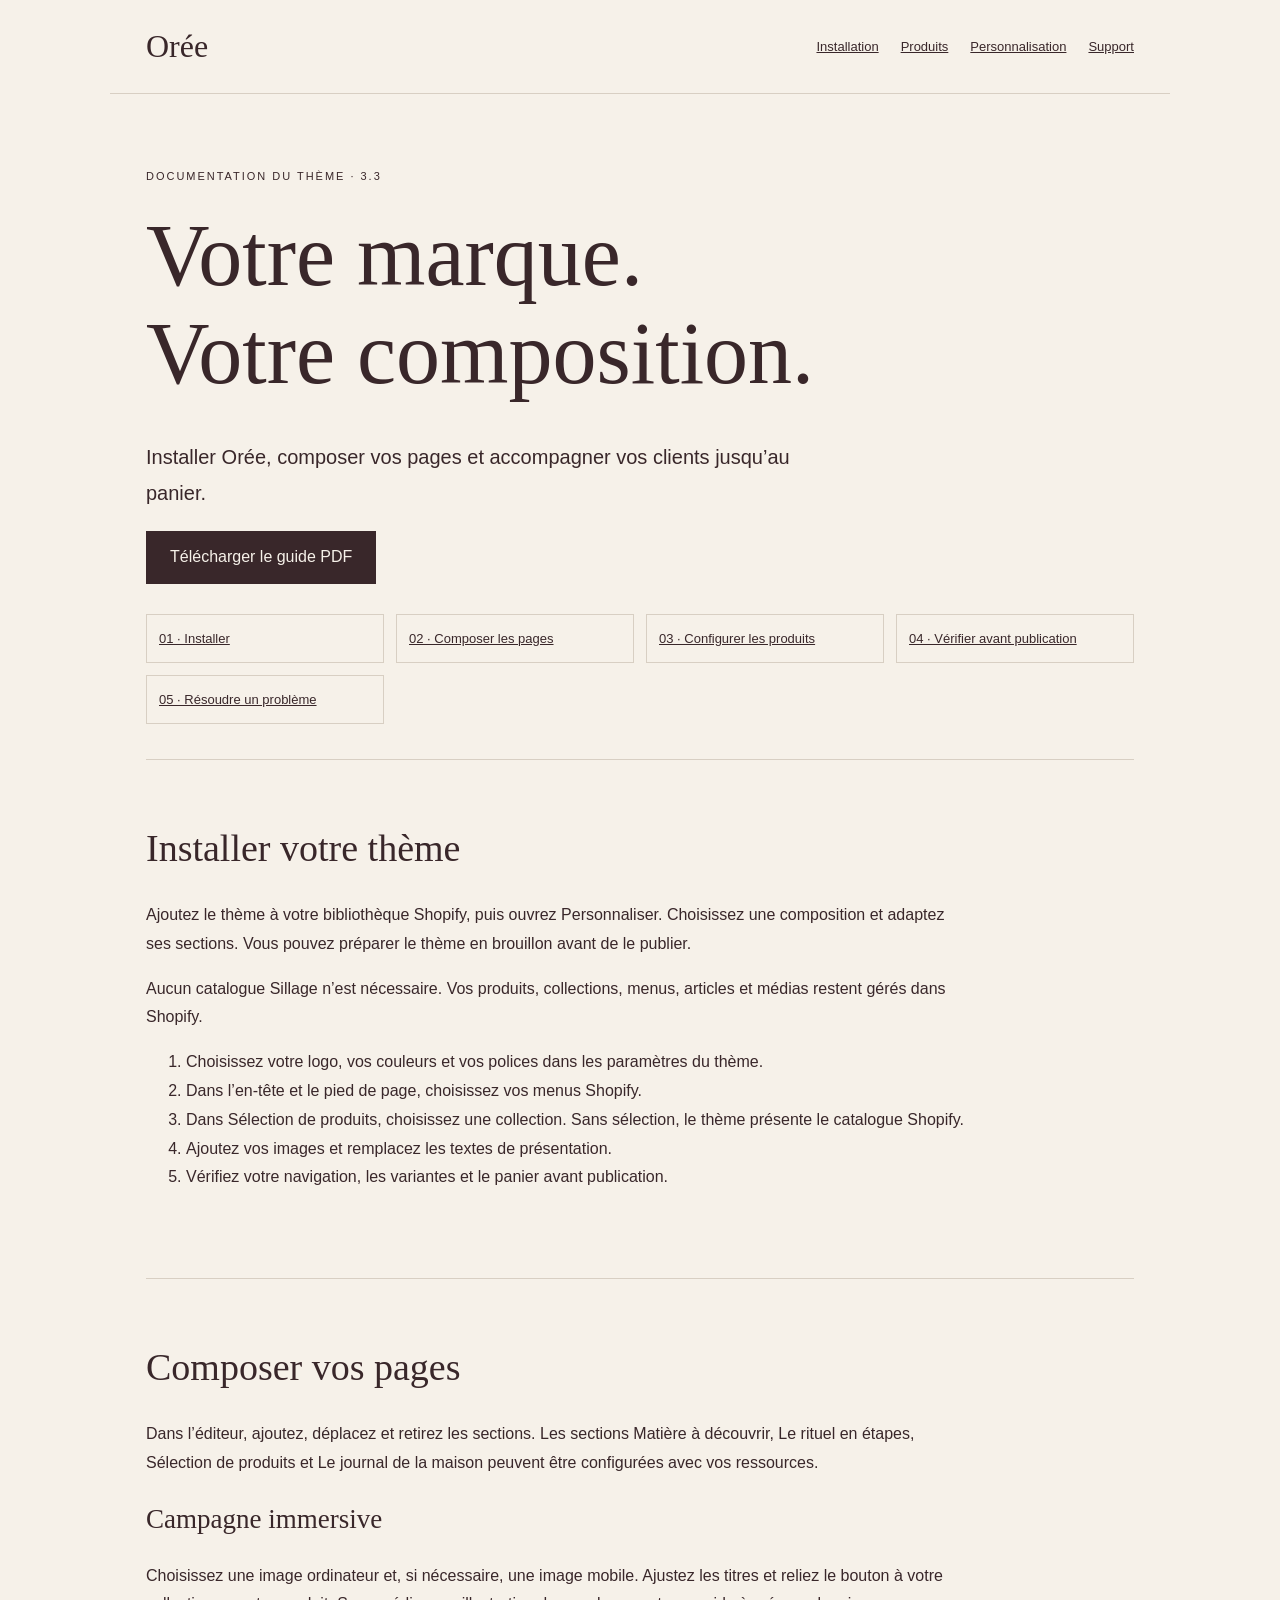
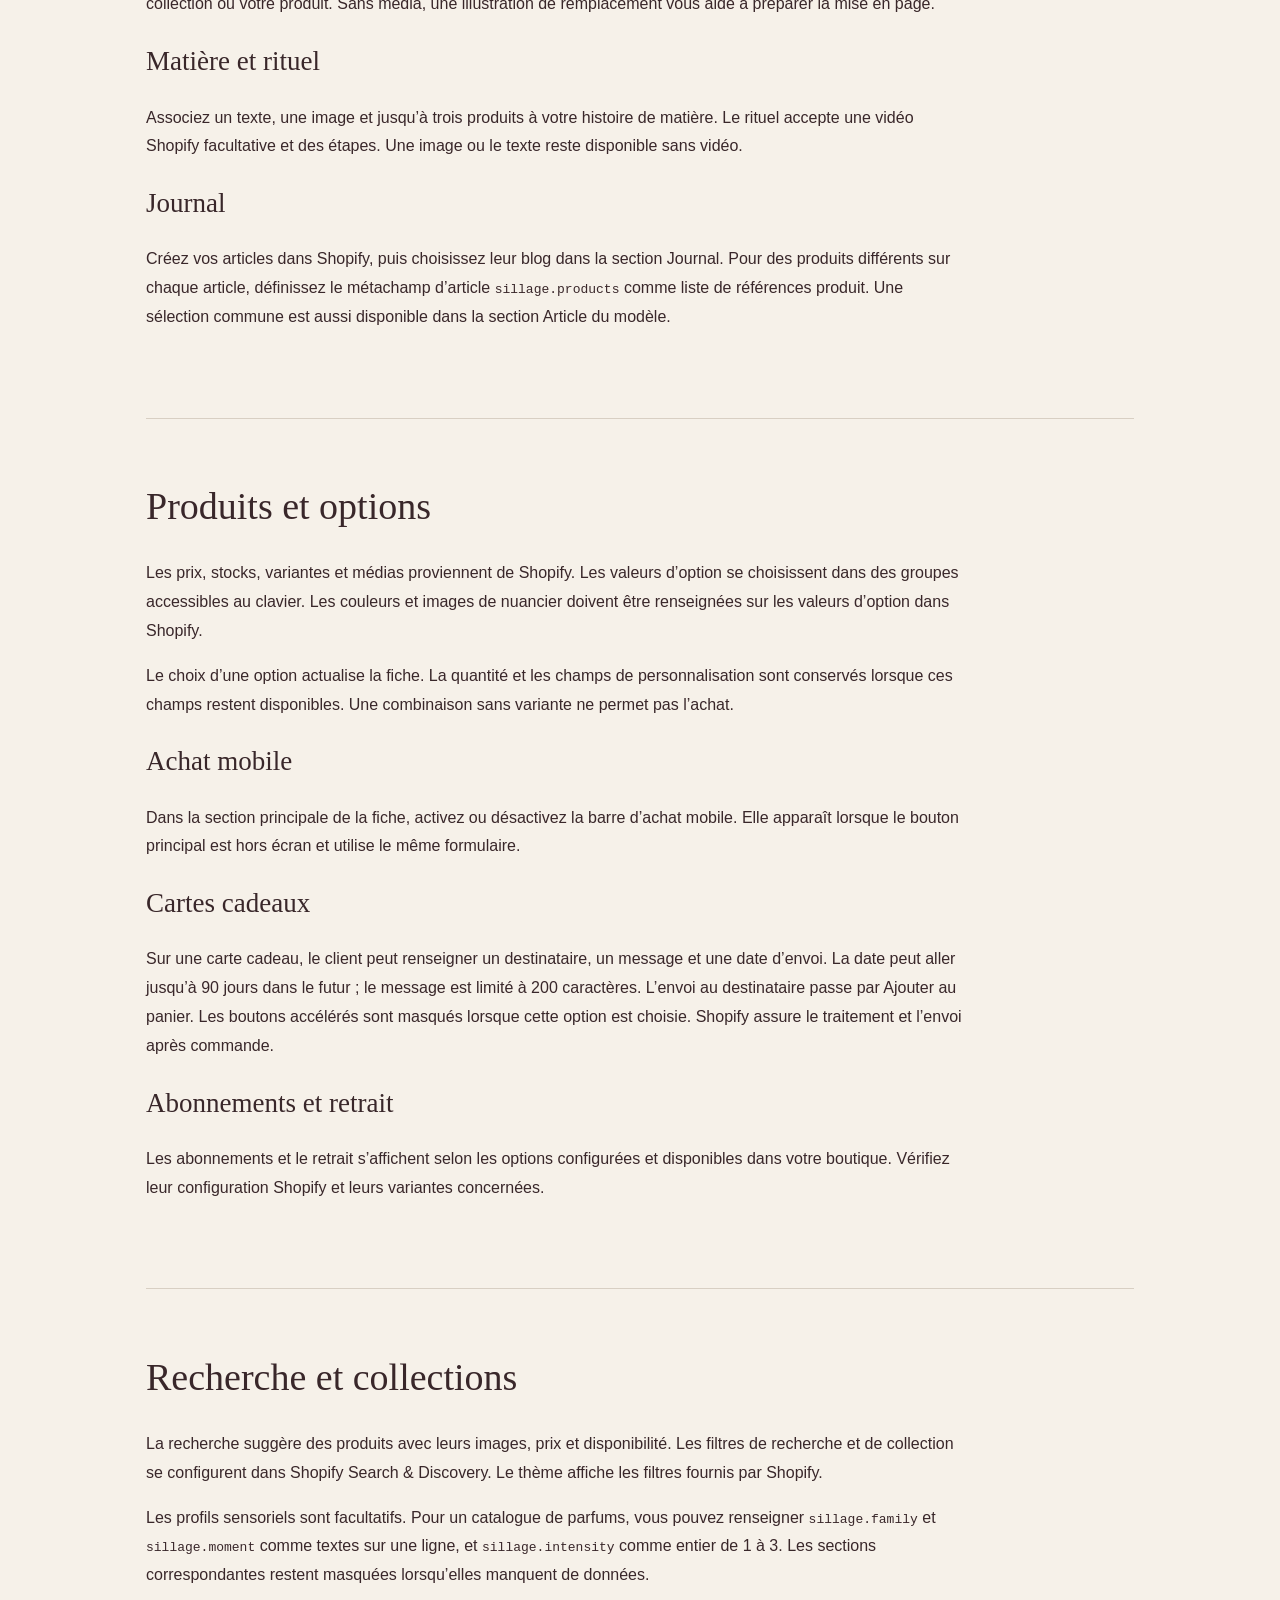
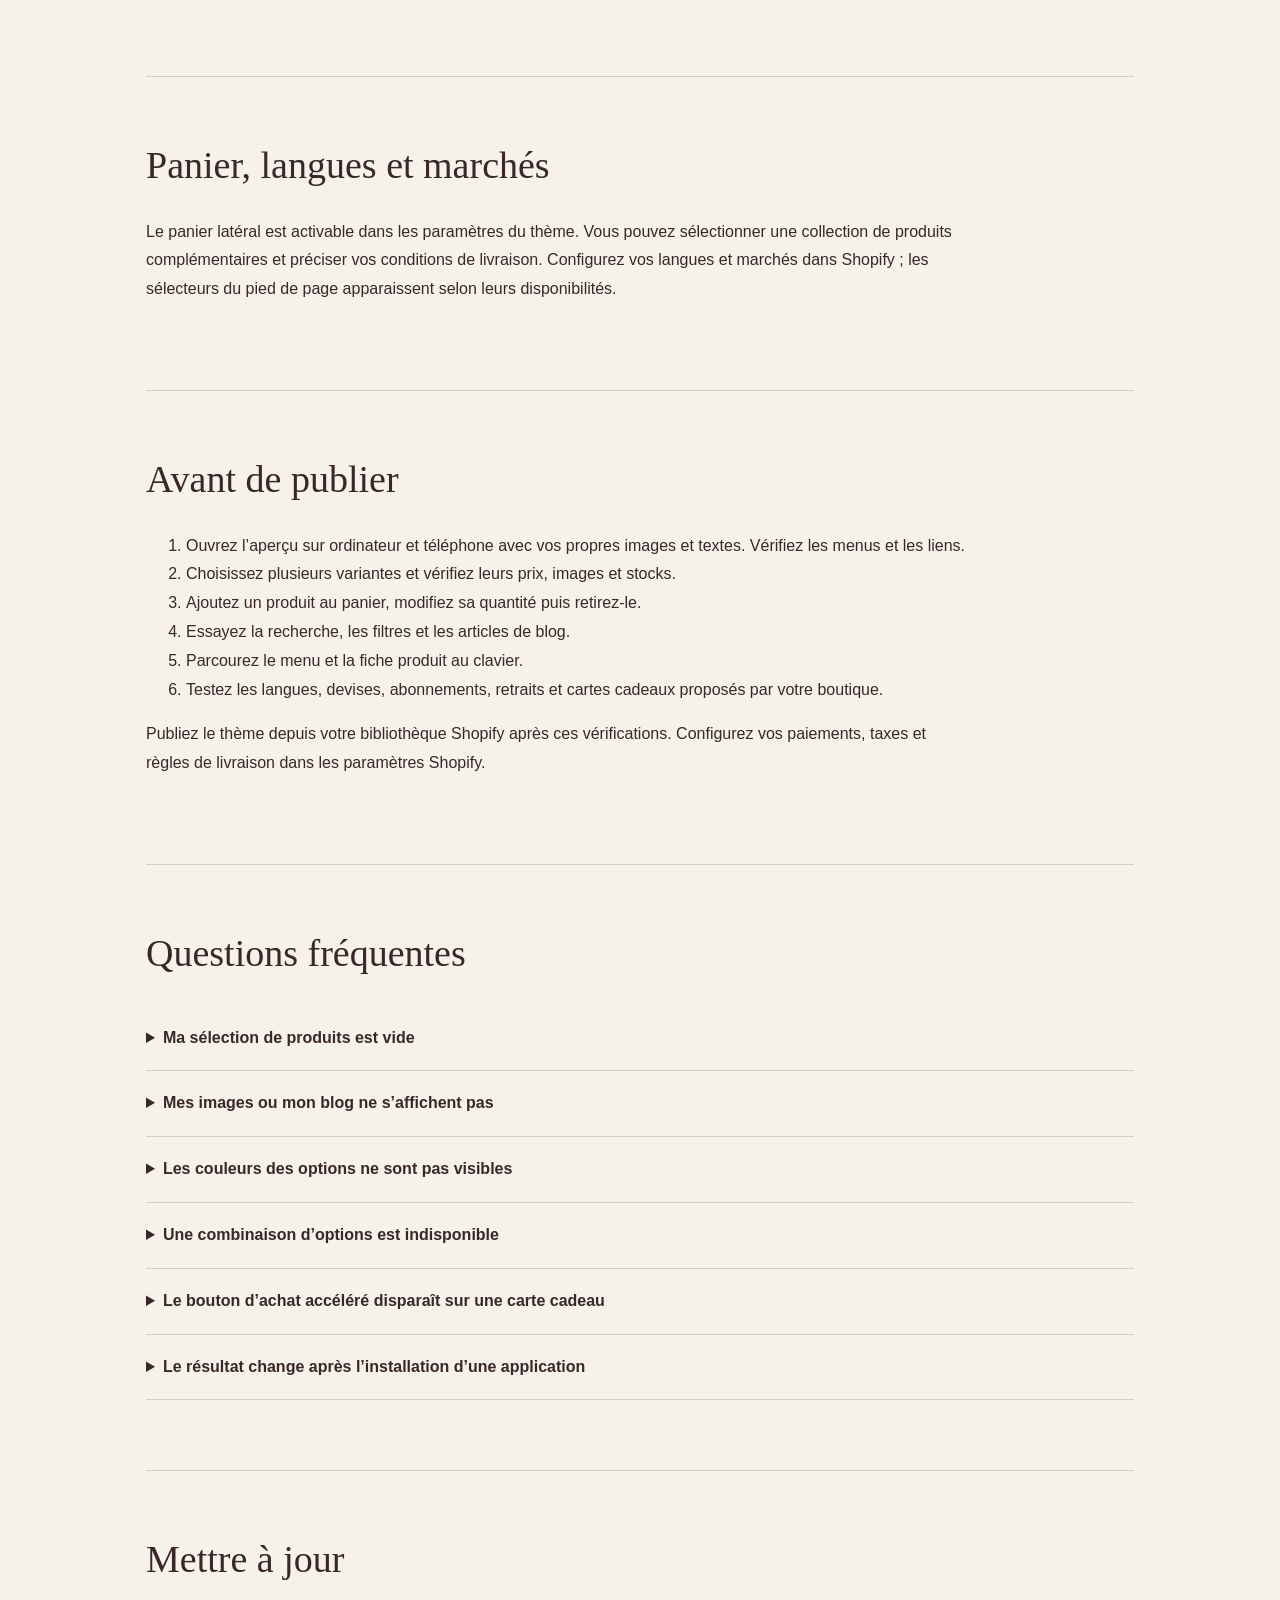
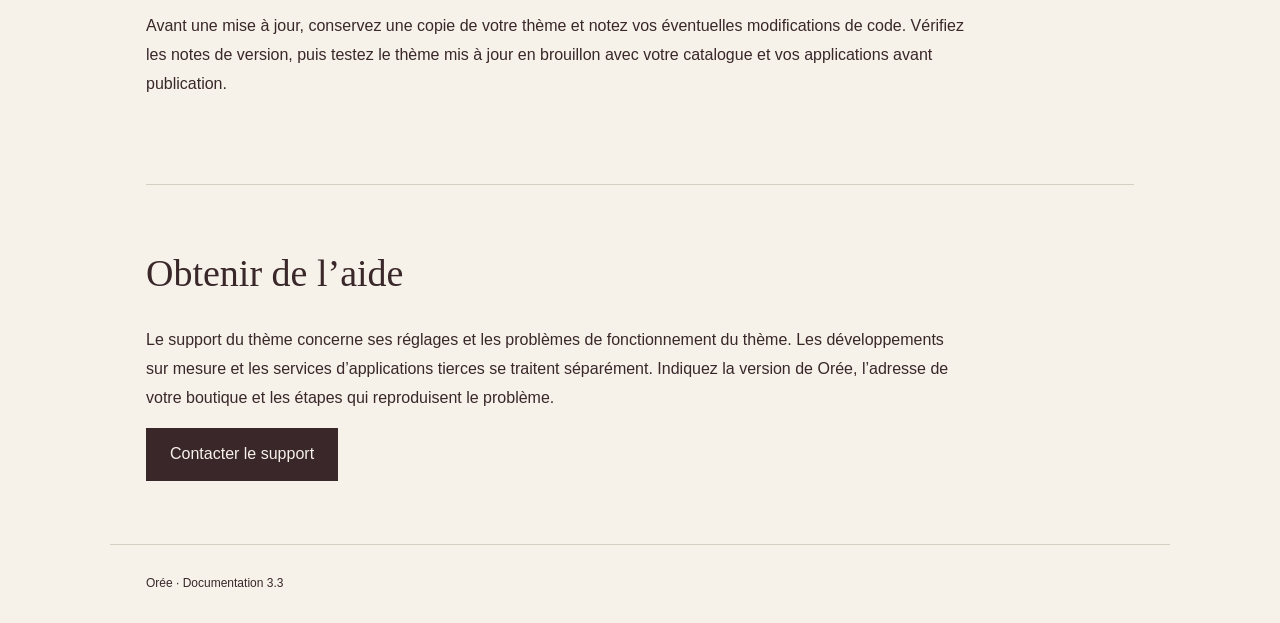
<file: index.html>
<!doctype html>
<html lang="fr"><head><meta charset="utf-8"><meta name="viewport" content="width=device-width,initial-scale=1"><title>Orée — Installation et utilisation</title><link rel="stylesheet" href="style.css"></head>
<body><header><a href="index.html" class="brand">Orée</a><nav aria-label="Documentation"><a href="#installation">Installation</a><a href="#produits">Produits</a><a href="#personnalisation">Personnalisation</a><a href="support.html">Support</a></nav></header>
<a class="skip-link" href="#contenu">Aller au contenu</a><main id="contenu"><p class="eyebrow">Documentation du thème · 3.3</p><h1>Votre marque.<br>Votre composition.</h1><p class="intro">Installer Orée, composer vos pages et accompagner vos clients jusqu’au panier.</p>
<p><a class="button" href="installation.pdf" download>Télécharger le guide PDF</a></p>
<nav class="contents" aria-label="Sommaire du guide"><a href="#installation">01 · Installer</a><a href="#personnalisation">02 · Composer les pages</a><a href="#produits">03 · Configurer les produits</a><a href="#verification">04 · Vérifier avant publication</a><a href="#depannage">05 · Résoudre un problème</a></nav>
<section id="installation"><h2>Installer votre thème</h2><p>Ajoutez le thème à votre bibliothèque Shopify, puis ouvrez Personnaliser. Choisissez une composition et adaptez ses sections. Vous pouvez préparer le thème en brouillon avant de le publier.</p><p>Aucun catalogue Sillage n’est nécessaire. Vos produits, collections, menus, articles et médias restent gérés dans Shopify.</p><ol><li>Choisissez votre logo, vos couleurs et vos polices dans les paramètres du thème.</li><li>Dans l’en-tête et le pied de page, choisissez vos menus Shopify.</li><li>Dans Sélection de produits, choisissez une collection. Sans sélection, le thème présente le catalogue Shopify.</li><li>Ajoutez vos images et remplacez les textes de présentation.</li><li>Vérifiez votre navigation, les variantes et le panier avant publication.</li></ol></section>
<section id="personnalisation"><h2>Composer vos pages</h2><p>Dans l’éditeur, ajoutez, déplacez et retirez les sections. Les sections Matière à découvrir, Le rituel en étapes, Sélection de produits et Le journal de la maison peuvent être configurées avec vos ressources.</p><h3>Campagne immersive</h3><p>Choisissez une image ordinateur et, si nécessaire, une image mobile. Ajustez les titres et reliez le bouton à votre collection ou votre produit. Sans média, une illustration de remplacement vous aide à préparer la mise en page.</p><h3>Matière et rituel</h3><p>Associez un texte, une image et jusqu’à trois produits à votre histoire de matière. Le rituel accepte une vidéo Shopify facultative et des étapes. Une image ou le texte reste disponible sans vidéo.</p><h3>Journal</h3><p>Créez vos articles dans Shopify, puis choisissez leur blog dans la section Journal. Pour des produits différents sur chaque article, définissez le métachamp d’article <code>sillage.products</code> comme liste de références produit. Une sélection commune est aussi disponible dans la section Article du modèle.</p></section>
<section id="produits"><h2>Produits et options</h2><p>Les prix, stocks, variantes et médias proviennent de Shopify. Les valeurs d’option se choisissent dans des groupes accessibles au clavier. Les couleurs et images de nuancier doivent être renseignées sur les valeurs d’option dans Shopify.</p><p>Le choix d’une option actualise la fiche. La quantité et les champs de personnalisation sont conservés lorsque ces champs restent disponibles. Une combinaison sans variante ne permet pas l’achat.</p><h3>Achat mobile</h3><p>Dans la section principale de la fiche, activez ou désactivez la barre d’achat mobile. Elle apparaît lorsque le bouton principal est hors écran et utilise le même formulaire.</p><h3>Cartes cadeaux</h3><p>Sur une carte cadeau, le client peut renseigner un destinataire, un message et une date d’envoi. La date peut aller jusqu’à 90 jours dans le futur ; le message est limité à 200 caractères. L’envoi au destinataire passe par Ajouter au panier. Les boutons accélérés sont masqués lorsque cette option est choisie. Shopify assure le traitement et l’envoi après commande.</p><h3>Abonnements et retrait</h3><p>Les abonnements et le retrait s’affichent selon les options configurées et disponibles dans votre boutique. Vérifiez leur configuration Shopify et leurs variantes concernées.</p></section>
<section><h2>Recherche et collections</h2><p>La recherche suggère des produits avec leurs images, prix et disponibilité. Les filtres de recherche et de collection se configurent dans Shopify Search &amp; Discovery. Le thème affiche les filtres fournis par Shopify.</p><p>Les profils sensoriels sont facultatifs. Pour un catalogue de parfums, vous pouvez renseigner <code>sillage.family</code> et <code>sillage.moment</code> comme textes sur une ligne, et <code>sillage.intensity</code> comme entier de 1 à 3. Les sections correspondantes restent masquées lorsqu’elles manquent de données.</p></section>
<section><h2>Panier, langues et marchés</h2><p>Le panier latéral est activable dans les paramètres du thème. Vous pouvez sélectionner une collection de produits complémentaires et préciser vos conditions de livraison. Configurez vos langues et marchés dans Shopify ; les sélecteurs du pied de page apparaissent selon leurs disponibilités.</p></section>
<section id="verification"><h2>Avant de publier</h2><ol><li>Ouvrez l’aperçu sur ordinateur et téléphone avec vos propres images et textes. Vérifiez les menus et les liens.</li><li>Choisissez plusieurs variantes et vérifiez leurs prix, images et stocks.</li><li>Ajoutez un produit au panier, modifiez sa quantité puis retirez-le.</li><li>Essayez la recherche, les filtres et les articles de blog.</li><li>Parcourez le menu et la fiche produit au clavier.</li><li>Testez les langues, devises, abonnements, retraits et cartes cadeaux proposés par votre boutique.</li></ol><p>Publiez le thème depuis votre bibliothèque Shopify après ces vérifications. Configurez vos paiements, taxes et règles de livraison dans les paramètres Shopify.</p></section>
<section id="depannage"><h2>Questions fréquentes</h2><details><summary>Ma sélection de produits est vide</summary><p>Choisissez une collection contenant des produits actifs, disponibles sur le canal Boutique en ligne. Vérifiez leurs stocks et la collection sélectionnée dans l’éditeur.</p></details><details><summary>Mes images ou mon blog ne s’affichent pas</summary><p>Sélectionnez vos médias dans chaque section. Pour le journal, choisissez un blog contenant des articles visibles. Les photographies et articles de démonstration ne sont pas importés automatiquement avec le thème.</p></details><details><summary>Les couleurs des options ne sont pas visibles</summary><p>Les noms de couleurs seuls ne créent pas nécessairement un nuancier. Renseignez les données de couleur ou d’image associées aux valeurs d’option dans Shopify, puis vérifiez la fiche en aperçu.</p></details><details><summary>Une combinaison d’options est indisponible</summary><p>Vérifiez qu’une variante correspond aux valeurs choisies et qu’elle peut être vendue. Le thème désactive l’achat des combinaisons inexistantes ou indisponibles.</p></details><details><summary>Le bouton d’achat accéléré disparaît sur une carte cadeau</summary><p>Lorsque le client active un destinataire, il doit utiliser Ajouter au panier pour transmettre et valider les informations du destinataire.</p></details><details><summary>Le résultat change après l’installation d’une application</summary><p>Dupliquez votre thème, puis vérifiez les blocs et intégrations de l’application dans ce brouillon. Transmettez au support la page concernée, la version du thème et les étapes de reproduction.</p></details></section>
<section><h2>Mettre à jour</h2><p>Avant une mise à jour, conservez une copie de votre thème et notez vos éventuelles modifications de code. Vérifiez les notes de version, puis testez le thème mis à jour en brouillon avec votre catalogue et vos applications avant publication.</p></section>
<section><h2>Obtenir de l’aide</h2><p>Le support du thème concerne ses réglages et les problèmes de fonctionnement du thème. Les développements sur mesure et les services d’applications tierces se traitent séparément. Indiquez la version de Orée, l’adresse de votre boutique et les étapes qui reproduisent le problème.</p><a class="button" href="support.html">Contacter le support</a></section></main>
<footer>Orée · Documentation 3.3</footer></body></html>
</file>
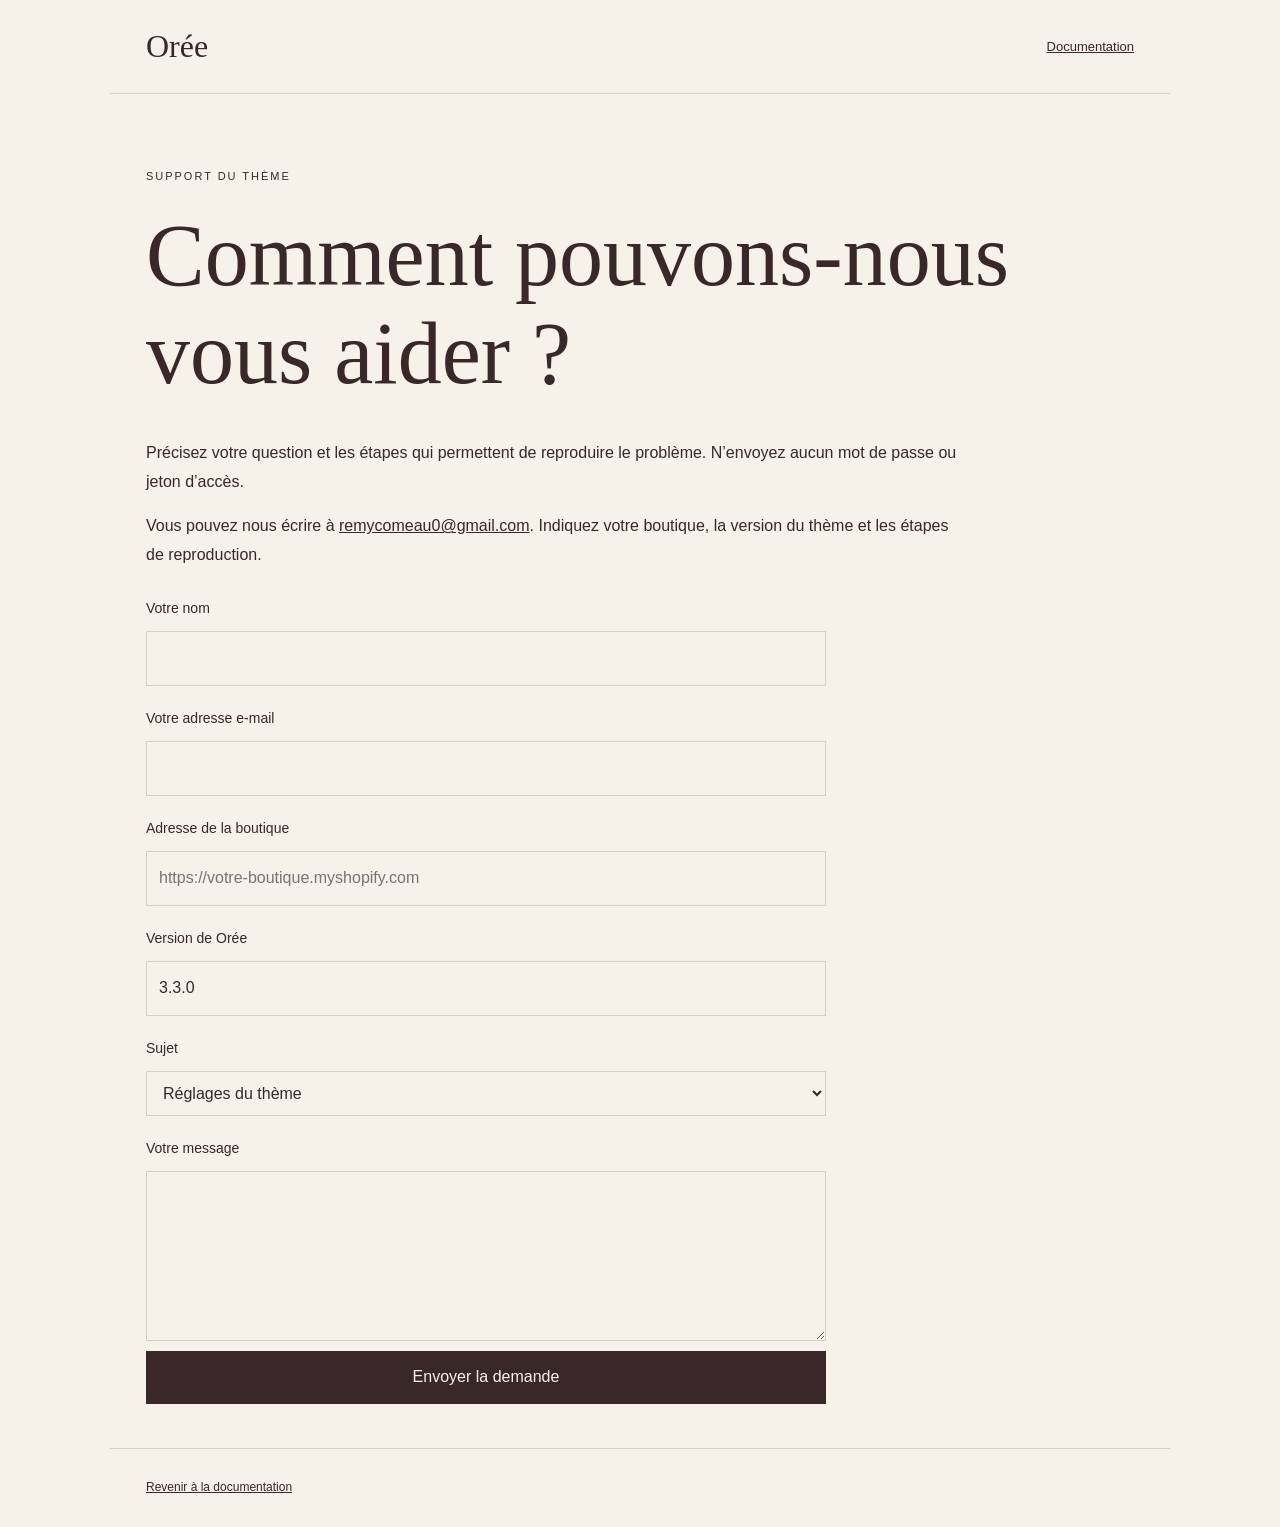
<file: support.html>
<!doctype html><html lang="fr"><head><meta charset="utf-8"><meta name="viewport" content="width=device-width,initial-scale=1"><title>Orée — Support du thème</title><link rel="stylesheet" href="style.css"></head><body><header><a class="brand" href="index.html">Orée</a><nav aria-label="Documentation"><a href="index.html">Documentation</a></nav></header><main><p class="eyebrow">Support du thème</p><h1>Comment pouvons-nous<br>vous aider ?</h1><p>Précisez votre question et les étapes qui permettent de reproduire le problème. N’envoyez aucun mot de passe ou jeton d’accès.</p><p>Vous pouvez nous écrire à <a href="mailto:remycomeau0@gmail.com">remycomeau0@gmail.com</a>. Indiquez votre boutique, la version du thème et les étapes de reproduction.</p><form action="https://formspree.io/f/mbgdwbpe" method="post" data-support-form><label for="name">Votre nom</label><input id="name" name="name" autocomplete="name" required><label for="email">Votre adresse e-mail</label><input id="email" name="email" type="email" autocomplete="email" required><label for="store">Adresse de la boutique</label><input id="store" name="store" type="url" placeholder="https://votre-boutique.myshopify.com" required><label for="version">Version de Orée</label><input id="version" name="version" value="3.3.0" required><label for="topic">Sujet</label><select id="topic" name="subject"><option>Réglages du thème</option><option>Problème de fonctionnement</option><option>Mise à jour</option></select><label for="message">Votre message</label><textarea id="message" name="message" maxlength="10000" required></textarea><button type="submit" data-support-submit>Envoyer la demande</button></form><p role="status" aria-live="polite" tabindex="-1" data-support-status></p></main><footer><a href="index.html">Revenir à la documentation</a></footer><script src="support.js" defer></script></body></html>
</file>
<file: style.css>
:root{--paper:#f6f1e9;--ink:#39272a;--line:#d8cfc3;--accent:#76503a}*{box-sizing:border-box}html{scroll-behavior:smooth;scroll-padding-top:20px}body{margin:0;font:16px/1.8 Arial,sans-serif;color:var(--ink);background:var(--paper)}header,main,footer{max-width:1060px;margin:auto;padding:28px 36px}header{display:flex;justify-content:space-between;align-items:center;gap:24px;border-bottom:1px solid var(--line)}.brand{font:32px Georgia,serif;text-decoration:none}nav{display:flex;gap:22px;flex-wrap:wrap;font-size:13px}a{color:inherit}a:focus-visible,button:focus-visible{outline:2px solid var(--accent);outline-offset:5px}h1,h2,h3{font-family:Georgia,serif;font-weight:400;line-height:1.12}h1{font-size:clamp(48px,8vw,88px);margin:20px 0 35px}h2{font-size:38px}h3{font-size:27px}.eyebrow{text-transform:uppercase;letter-spacing:.18em;font-size:11px;margin-top:45px}.intro{font-size:20px;max-width:700px}section{padding:35px 0;border-top:1px solid var(--line);margin-top:35px}p,li{max-width:820px}code{overflow-wrap:anywhere;font-size:13px}.button,button{display:inline-flex;justify-content:center;align-items:center;min-height:44px;padding:12px 24px;background:var(--ink);color:var(--paper);border:0;font:inherit;text-decoration:none;cursor:pointer}button:disabled{opacity:.5;cursor:not-allowed}form{max-width:680px;display:grid;gap:10px}label{font-size:14px;margin-top:10px}input,textarea,select{width:100%;padding:12px;border:1px solid var(--line);background:transparent;color:inherit;font:inherit;min-height:44px}textarea{min-height:170px}small{font-size:13px}.notice{padding:20px;border-left:3px solid var(--accent);background:#eae2d7}footer{font-size:12px;border-top:1px solid var(--line)}@media(max-width:650px){header,main,footer{padding:24px}header{align-items:flex-start;flex-direction:column}nav{gap:15px}h2{font-size:31px}}@media print{header nav,.button{display:none}section{break-inside:avoid}body{font-size:11px}h1{font-size:50px}h2{font-size:29px}@page{size:A4;margin:16mm}}

.contents{display:grid;grid-template-columns:repeat(auto-fit,minmax(210px,1fr));gap:12px;margin:30px 0}.contents a{padding:12px;border:1px solid var(--line)}details{border-bottom:1px solid var(--line);padding:18px 0}summary{cursor:pointer;font-weight:600}summary:focus-visible{outline:2px solid var(--accent);outline-offset:4px}.skip-link{position:absolute;left:16px;top:-100px;padding:12px;background:var(--ink);color:var(--paper)}.skip-link:focus{top:16px}@media print{details{break-inside:avoid}details>p{display:block!important}.contents,.skip-link{display:none}}
</file>
